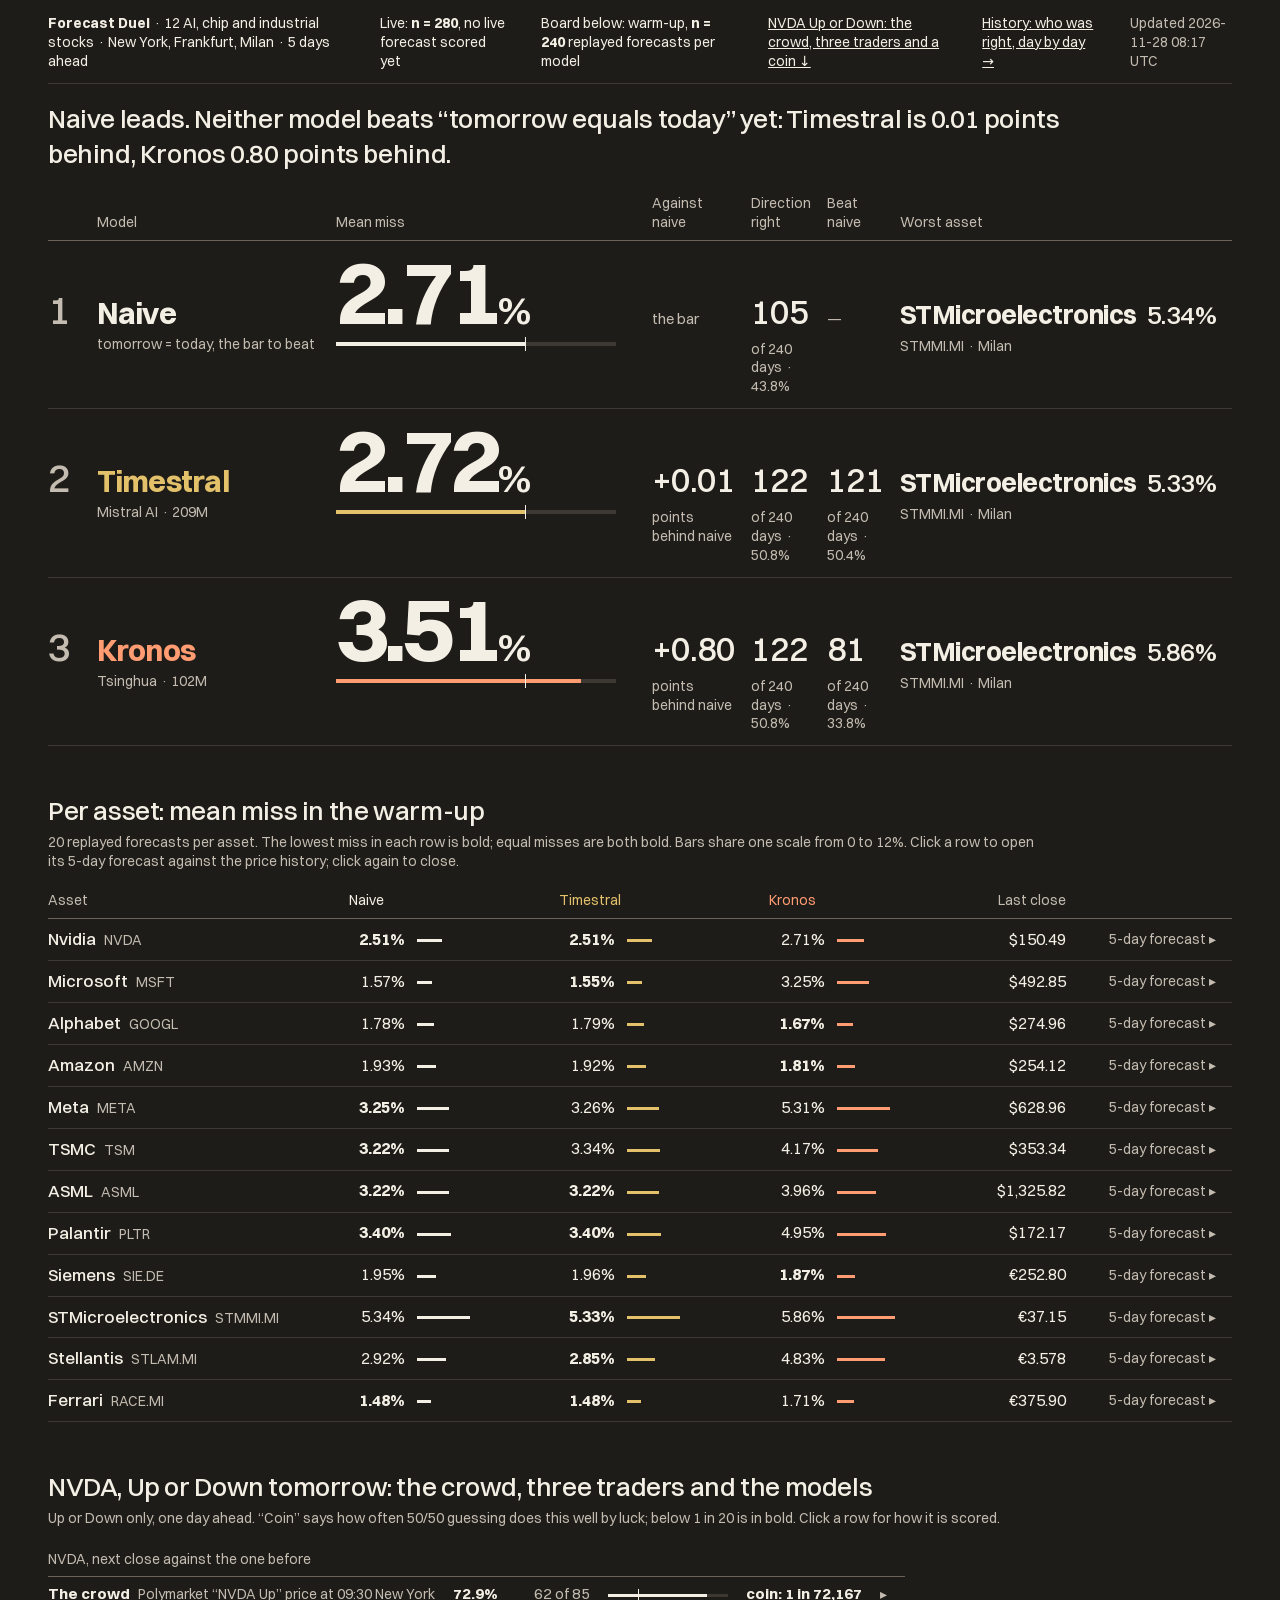
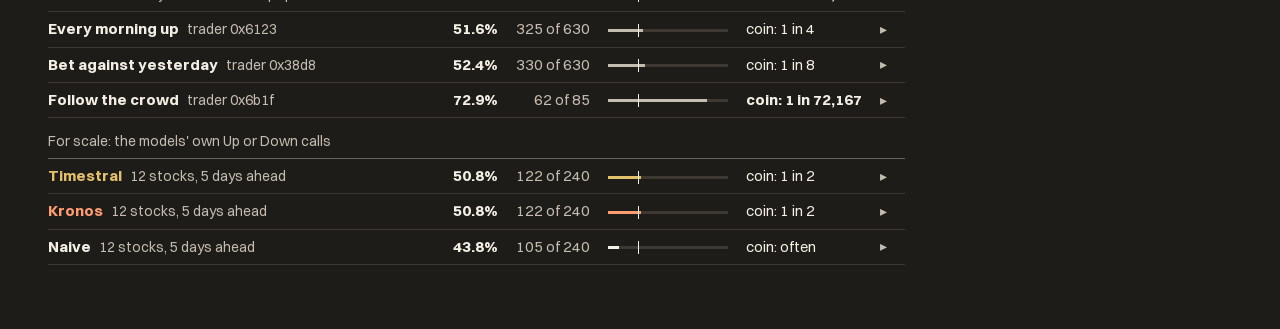
<file: site/index.html>
<!doctype html><html><head><meta charset=utf8><meta name=viewport content="width=device-width,initial-scale=1,viewport-fit=cover"><style>:root{color-scheme:dark;box-sizing:border-box;padding-top:env(safe-area-inset-top,0px);padding-bottom:env(safe-area-inset-bottom,0px)}html{scroll-padding-top:env(safe-area-inset-top,0px)}body{margin:0;padding:0;font:14px -apple-system,BlinkMacSystemFont,sans-serif;background:#fff;color:#000}img{max-width:100%}[hidden]:not([hidden=until-found i]){display:none!important}</style></head><body>
<title>Forecast Duel</title>
<style>/* Switzer */
@font-face {
  font-family: 'Switzer';
  src: url([data-uri]) format('woff2');
  font-weight: 400;
  font-display: swap;
  font-style: normal;
}
@font-face {
  font-family: 'Switzer';
  src: url([data-uri]) format('woff2');
  font-weight: 500;
  font-display: swap;
  font-style: normal;
}
@font-face {
  font-family: 'Switzer';
  src: url([data-uri]) format('woff2');
  font-weight: 700;
  font-display: swap;
  font-style: normal;
}


</style>
<style>
:root {
  --ground: #1E1C19;
  --open: #24211D;
  --ink: #F3EFE4;
  --ink-2: #C4BCB0;
  --rule: #3D3832;
  --rule-strong: #6B6359;
  --kronos: #FF9C72;
  --timestral: #E3C06A;
  --naive: #F3EFE4;
}
* { box-sizing: border-box; margin: 0; padding: 0; }
html { background: var(--ground); }
body {
  background: var(--ground); color: var(--ink);
  font-family: 'Switzer', system-ui, sans-serif; font-weight: 400; font-size: 15px; line-height: 1.35;
  font-variant-numeric: tabular-nums;
  padding: 0 48px 64px;
}
.num { font-variant-numeric: tabular-nums; }
.k { color: var(--kronos); } .t { color: var(--timestral); } .n { color: var(--naive); }
.sub { color: var(--ink-2); }

/* status line */
.status { display: flex; gap: 32px; align-items: baseline; padding: 14px 0 12px; border-bottom: 1px solid var(--rule); font-size: 14px; }
.status b { font-weight: 700; }
.status .right { margin-left: auto; color: var(--ink-2); }
.lead { font-size: 26px; font-weight: 500; letter-spacing: -0.015em; padding: 18px 0 14px; max-width: 1100px; }

/* standings board */
table { border-collapse: collapse; width: 100%; }
th { text-align: left; font-weight: 400; font-size: 14px; color: var(--ink-2); padding: 8px 16px 8px 0; border-bottom: 1px solid var(--rule-strong); vertical-align: bottom; }
th.r, td.r { text-align: right; }
.board td { border-bottom: 1px solid var(--rule); padding: 10px 16px 12px 0; vertical-align: baseline; }
.board .pos { font-size: 40px; font-weight: 500; color: var(--ink-2); width: 56px; letter-spacing: -0.03em; }
.board .who { width: 300px; }
.board .who .name { font-size: 30px; font-weight: 700; letter-spacing: -0.025em; line-height: 1; }
.board .who .by { font-size: 14px; color: var(--ink-2); margin-top: 6px; }
.board .miss { width: 330px; }
.board .big { font-size: 92px; font-weight: 700; letter-spacing: -0.055em; line-height: 0.86; }
.board .big small { font-size: 40px; letter-spacing: -0.03em; font-weight: 500; }
.scale { position: relative; height: 4px; margin-top: 12px; width: 280px; background: var(--rule); }
.scale i { position: absolute; left: 0; top: 0; bottom: 0; }
.scale u { position: absolute; top: -5px; bottom: -5px; width: 1px; background: var(--ink); text-decoration: none; }
.board .gap { font-size: 34px; font-weight: 500; letter-spacing: -0.03em; }
.board .gap .sub, .board .stat .sub { font-size: 14px; letter-spacing: 0; font-weight: 400; display: block; margin-top: 4px; }
.board .stat { font-size: 34px; font-weight: 500; letter-spacing: -0.03em; }
.board .worst .a { font-size: 26px; font-weight: 700; letter-spacing: -0.02em; }
.board .worst .v { font-size: 26px; font-weight: 500; letter-spacing: -0.02em; margin-left: 10px; }

/* asset table */
h2 { font-size: 26px; font-weight: 500; letter-spacing: -0.015em; margin: 48px 0 4px; }
.note { font-size: 14px; color: var(--ink-2); margin-bottom: 12px; max-width: 1000px; }
.assets td { border-bottom: 1px solid var(--rule); padding: 9px 16px 9px 0; font-size: 16px; vertical-align: middle; }
.assets tr.row { cursor: pointer; }
.assets tr.row.on { background: var(--open); }
.assets tr.row.on td.asset b { font-weight: 700; }
.assets td.asset b { font-weight: 500; font-size: 17px; }
.assets td.asset .sub { font-size: 14px; margin-left: 8px; }
.assets td.m { width: 210px; }
.assets td.m span { display: inline-block; width: 56px; text-align: right; }
.assets td.m .best { font-weight: 700; }
.bar { display: inline-block; vertical-align: middle; height: 3px; margin-left: 12px; }
.assets td.go { width: 150px; text-align: right; color: var(--ink-2); font-size: 14px; }
.assets tr.chart td { padding: 8px 0 20px; background: var(--open); }
.chart .meta { font-size: 14px; color: var(--ink-2); padding: 0 0 6px; }
svg text { font-family: 'Switzer', system-ui, sans-serif; font-size: 13px; fill: var(--ink-2); font-variant-numeric: tabular-nums; }
svg text.lab { font-size: 14px; font-weight: 500; }
.wrap { overflow-x: auto; }
@media (max-width: 760px) { body { padding: 0 16px 48px; } .status { flex-wrap: wrap; gap: 6px 20px; } .status .right { margin-left: 0; } .lead { font-size: 21px; } .board .big { font-size: 54px; } .board .big small { font-size: 24px; } .scale { width: 150px; } .board .who { width: auto; } .board .who .name { font-size: 24px; } }

/* direction (round 4b) */
.dirs h3 { font-size: 18px; font-weight: 500; margin: 0 0 2px; letter-spacing: -0.01em; }
.dirs .note { margin-bottom: 8px; }
.dt { border-collapse: collapse; width: auto; }
.dt td { border-bottom: 1px solid var(--rule); padding: 7px 18px 7px 0; font-size: 15px; vertical-align: middle; white-space: nowrap; }
.dt tr.g td { color: var(--ink-2); font-size: 14px; padding-top: 14px; border-bottom-color: var(--rule-strong); }
.dt tr.dr { cursor: pointer; }
.dt tr.dr.on { background: var(--open); }
.dt td.nm b { font-weight: 600; }
.dt td.nm > span { color: var(--ink-2); font-size: 14px; margin-left: 8px; }
.dt td.pc { font-weight: 600; text-align: right; font-variant-numeric: tabular-nums; }
.dt td.k { color: var(--ink-2); font-variant-numeric: tabular-nums; text-align: right; }
.dt td.cn { font-variant-numeric: tabular-nums; }
.dt tr.strong td.cn { font-weight: 700; }
.dt td.go { color: var(--ink-2); font-size: 14px; text-align: right; }
.dt tr.dx td { background: var(--open); white-space: normal; padding: 4px 12px 14px; font-size: 14px; color: var(--ink-2); }
.dt tr.dx p { margin: 0 0 6px; max-width: 760px; }
.mb { position: relative; display: inline-block; width: 120px; height: 3px; background: var(--rule); vertical-align: middle; }
.mb i { position: absolute; top: 0; bottom: 0; left: 0; }
.mb u { position: absolute; top: -5px; bottom: -5px; width: 1px; background: var(--ink); }
:focus-visible { outline: 2px solid var(--ink-2); outline-offset: 2px; }
</style>


<div class="status" id="status">Loading data.json…</div>
<p class="lead" id="lead"></p>

<div class="wrap"><table class="board">
  <thead><tr>
    <th></th><th>Model</th><th>Mean miss</th><th>Against naive</th><th>Direction right</th><th>Beat naive</th><th>Worst asset</th>
  </tr></thead>
  <tbody id="board"></tbody>
</table></div>

<h2>Per asset: mean miss in the warm-up</h2>
<p class="note"><span id="perasset">16</span> replayed forecasts per asset. The lowest miss in each row is bold; equal misses are both bold. Bars share one scale from 0 to 12%. Click a row to open its 5-day forecast against the price history; click again to close.</p>
<div class="wrap"><table class="assets">
  <thead><tr><th>Asset</th><th class="n">Naive</th><th class="t">Timestral</th><th class="k">Kronos</th><th class="r">Last close</th><th></th></tr></thead>
  <tbody id="assets"></tbody>
</table></div>


<section class="dirs" id="direction" style="margin-top:48px"><h2 style="margin-top:0">NVDA, Up or Down tomorrow: the crowd, three traders and the models</h2><p class="note" id="dirnote"></p><div class="wrap" id="dira"></div></section>
<script>
const ORDER = ['naive', 'timestral', 'kronos'];
const SHORT = { naive: 'Naive', timestral: 'Timestral', kronos: 'Kronos' };
const BY = { naive: 'tomorrow = today, the bar to beat', timestral: 'Mistral AI · 209M', kronos: 'Tsinghua · 102M' };
const CLS = { naive: 'n', timestral: 't', kronos: 'k' };
const COL = m => `var(--${m})`;
const f2 = v => v.toFixed(2);
const day = dt => new Date(dt + 'T12:00:00Z').toLocaleDateString('en-GB', { day: 'numeric', month: 'short', timeZone: 'UTC' });
const SYM = { USD: '$', EUR: '€' };
const money = (a, v) => (SYM[a.currency] || (a.currency ? a.currency + ' ' : '')) + (v >= 10000 ? Math.round(v).toLocaleString('en-US') : v >= 1000 ? v.toLocaleString('en-US', { minimumFractionDigits: 2, maximumFractionDigits: 2 }) : v < 10 ? v.toFixed(3) : v.toFixed(2));
const CITY = { XNYS: 'New York', XETR: 'Frankfurt', XMIL: 'Milan' };
const esc = s => String(s).replace(/[&<>"]/g, c => ({ '&': '&amp;', '<': '&lt;', '>': '&gt;', '"': '&quot;' }[c]));

fetch('data.json').then(r => r.json()).then(render).catch(e => {
  document.getElementById('status').textContent = 'Could not load data.json: ' + e.message;
});


const DLO = 40, DHI = 80, dxp = v => Math.max(0, Math.min(100, (v - DLO) / (DHI - DLO) * 100));
const odds = p => p == null ? '–' : p >= 0.5 ? 'often' : `1 in ${Math.round(1 / p).toLocaleString('en-US')}`;
const RNAME = id => id.replace(/-/g, ' ').replace(/^./, c => c.toUpperCase());
function players(d, withModels) {
  const out = [{ key: 'crowd', name: 'The crowd', tag: 'Polymarket “NVDA Up” price at 09:30 New York', n: d.crowd.n, hits: d.crowd.hits, p: d.luck.crowd.p, col: 'var(--ink)',
    more: `Above 50¢ counts as an Up call. The price already reflects NVDA's trading before the open, which the models never see.` }];
  (d.traders.rules || []).forEach(r => {
    const o = r.out_of_sample;
    out.push({ key: r.id, name: RNAME(r.id), tag: `trader ${r.wallet.slice(0, 6)}`, n: r.n, hits: r.hits, p: r.p, col: 'var(--ink-2)',
      more: `${esc(r.text)} ` + (o && o.n ? `On the ${o.n} earlier days the habit was not drawn from: ${o.hits} right (${(o.hits / o.n * 100).toFixed(1)}%).` : `Scored only on the days the habit was drawn from; the crowd price does not exist before them.`) });
  });
  if (withModels) {
    const M = d.luck.models.warmup;
    ORDER.slice().sort((a, b) => (M[a].p ?? 1) - (M[b].p ?? 1)).forEach(m => out.push({ key: m, model: true, name: `<span style="color:${COL(m)}">${SHORT[m]}</span>`, tag: '12 stocks, 5 days ahead', n: M[m].n, hits: M[m].hits, p: M[m].p, col: COL(m),
      more: `Warm-up replay: every stock, each of the 5 days ahead, against the close before the forecast.` }));
  }
  return out;
}
function strip(d, W) {
  const days = d.crowd.days || [], H = 70, pl = 44, pr = 8, pt = 6, pb = 18;
  const sx = i => pl + i * (W - pl - pr) / Math.max(1, days.length - 1), sy = v => pt + (1 - v) * (H - pt - pb);
  let s = `<svg viewBox="0 0 ${W} ${H}" width="${W}" style="display:block;margin:6px 0 2px"><line x1="${pl}" x2="${W - pr}" y1="${sy(.5)}" y2="${sy(.5)}" stroke="var(--rule-strong)"/><text x="${pl - 6}" y="${sy(1) + 4}" text-anchor="end">Up</text><text x="${pl - 6}" y="${sy(.5) + 4}" text-anchor="end">50¢</text><text x="${pl - 6}" y="${sy(0) + 2}" text-anchor="end">Down</text>`;
  days.forEach((q, i) => { s += `<circle cx="${sx(i)}" cy="${sy(q.up_price)}" r="3" ${q.hit ? 'fill="var(--ink)"' : 'fill="none" stroke="var(--ink-2)" stroke-width="1.2"'}><title>${day(q.date)}: Up ${Math.round(q.up_price * 100)}¢, closed ${q.actual}</title></circle>`; });
  if (days.length) s += `<text x="${pl}" y="${H - 2}">${day(days[0].date)}</text><text x="${W - pr}" y="${H - 2}" text-anchor="end">${day(days.at(-1).date)}</text>`;
  return s + `</svg><p>One dot per day: height is the Up price; filled dots were right, empty ones wrong.</p>`;
}
function dirTable(d, withModels) {
  const P = players(d, withModels);
  let h = `<table class="dt"><tbody>`;
  P.forEach((q, i) => {
    if (i === 0) h += `<tr class="g"><td colspan="6">NVDA, next close against the one before</td></tr>`;
    if (q.model && !P[i - 1].model) h += `<tr class="g"><td colspan="6">For scale: the models' own Up or Down calls</td></tr>`;
    h += `<tr class="dr${q.p < 0.05 ? ' strong' : ''}" data-k="${q.key}" tabindex="0" role="button" aria-expanded="false"><td class="nm"><b>${q.name}</b><span>${q.tag}</span></td>` +
      `<td class="pc">${(q.hits / q.n * 100).toFixed(1)}%</td><td class="k">${q.hits} of ${q.n}</td>` +
      `<td><span class="mb"><i style="width:${dxp(q.hits / q.n * 100)}%;background:${q.col}"></i><u style="left:${dxp(50)}%"></u></span></td>` +
      `<td class="cn">coin: ${odds(q.p)}</td><td class="go">▸</td></tr>`;
  });
  return h + `</tbody></table>`;
}
function wireDir(root, d, withModels) {
  const P = Object.fromEntries(players(d, withModels).map(q => [q.key, q]));
  const tog = tr => {
    const was = tr.classList.contains('on');
    root.querySelectorAll('tr.dx').forEach(x => x.remove());
    root.querySelectorAll('tr.dr.on').forEach(x => { x.classList.remove('on'); x.setAttribute('aria-expanded', 'false'); x.lastElementChild.textContent = '▸'; });
    if (was) return;
    tr.classList.add('on'); tr.setAttribute('aria-expanded', 'true'); tr.lastElementChild.textContent = '▾';
    const q = P[tr.dataset.k], r = document.createElement('tr'); r.className = 'dx';
    r.innerHTML = `<td colspan="6"><p>${q.more}</p>${q.key === 'crowd' ? strip(d, Math.min(620, root.clientWidth - 24)) : ''}</td>`;
    tr.after(r);
  };
  root.addEventListener('click', e => { const tr = e.target.closest('tr.dr'); if (tr) { e.stopPropagation(); tog(tr); } });
  root.addEventListener('keydown', e => { if ((e.key === 'Enter' || e.key === ' ') && e.target.matches('tr.dr')) { e.preventDefault(); e.stopPropagation(); tog(e.target); } });
}
const DNOTE = `Up or Down only, one day ahead. “Coin” says how often 50/50 guessing does this well by luck; below 1 in 20 is in bold. Click a row for how it is scored.`;

function dirA(d){ if(!d.crowd) return; document.getElementById('dirnote').textContent = DNOTE; const r=document.getElementById('dira'); r.innerHTML = dirTable(d, true); wireDir(r, d, true); }

function render(d) {
  dirA(d);
  const W = d.leaderboard.warmup, L = d.leaderboard.live;
  // Per-asset misses come from assets[].scores.warmup (16 scored forecasts each); past[].actual is mostly null.
  const miss = (a, m) => a.scores.warmup[m].mape_pct;
  const rank = ORDER.slice().sort((x, y) => W[x].mape_pct - W[y].mape_pct);
  const naive = W.naive.mape_pct;
  const liveN = Math.max(...ORDER.map(m => L[m].n));
  const upd = d.generated_at.slice(0, 16).replace('T', ' ');

  document.getElementById('status').innerHTML =
    `<span><b>Forecast Duel</b> · ${d.assets.length} AI, chip and industrial stocks · ${[...new Set(d.assets.map(a => CITY[a.exchange] || a.exchange))].join(', ')} · 5 days ahead</span>` +
    `<span>Live: <b>n = ${liveN}</b>, no live forecast scored yet</span>` +
    `<span>Board below: warm-up, <b>n = ${W.naive.n}</b> replayed forecasts per model</span>` +
    (d.crowd ? `<span><a href="#direction" style="color:inherit">NVDA Up or Down: the crowd, three traders and a coin ↓</a></span>` : '') +
    `<span><a href="history.html" style="color:inherit">History: who was right, day by day →</a></span>` +
    `<span class="right">Updated ${upd} UTC</span>`;

  document.getElementById('perasset').textContent = d.assets[0].scores.warmup.naive.n;
  const leader = rank[0];
  const beaten = rank.filter(m => m !== 'naive' && W[m].mape_pct < naive);
  const level = ORDER.filter(m => m !== 'naive' && W[m].mape_pct === naive);
  const behind = m => W[m].mape_pct === naive ? 'level with it' : `${f2(W[m].mape_pct - naive)} points behind`;
  document.getElementById('lead').innerHTML = !beaten.length && level.length
    ? `No model beats “tomorrow equals today” yet. ${level.map(m => SHORT[m]).join(' and ')} ${level.length > 1 ? 'tie' : 'ties'} <span class="n">Naive</span> at ${f2(naive)}%; ${ORDER.filter(m => m !== 'naive' && !level.includes(m)).map(m => `${SHORT[m]} is ${f2(W[m].mape_pct - naive)} points behind`).join(', ') || 'no one trails'}.`
    : leader === 'naive' && !beaten.length
    ? `<span class="n">Naive</span> leads. Neither model beats “tomorrow equals today” yet: Timestral is ${behind('timestral')}, Kronos ${behind('kronos')}.`
    : `${SHORT[leader]} leads the warm-up.`;

  const maxScale = 4; // percent; the board's bars run 0–4%
  const worst = m => d.assets.reduce((b, a) => (miss(a, m) > miss(b, m) ? a : b));
  document.getElementById('board').innerHTML = rank.map((m, i) => {
    const w = W[m], wa = worst(m), n = w.n;
    const gap = m === 'naive' ? `<span class="sub" style="margin-top:0;font-size:15px">the bar</span>`
      : w.mape_pct === naive ? `0.00<span class="sub">level with naive</span>`
      : w.mape_pct < naive ? `−${f2(naive - w.mape_pct)}<span class="sub">points ahead of naive</span>`
      : `+${f2(w.mape_pct - naive)}<span class="sub">points behind naive</span>`;
    const beat = w.beats_naive_pct == null ? `<span class="sub" style="margin-top:0;font-size:15px">—</span>`
      : `${Math.round(w.beats_naive_pct * n / 100)}<span class="sub">of ${n} days · ${w.beats_naive_pct.toFixed(1)}%</span>`;
    return `<tr>
      <td class="pos">${1 + rank.findIndex(r => W[r].mape_pct === w.mape_pct)}</td>
      <td class="who"><div class="name ${CLS[m]}">${SHORT[m]}</div><div class="by">${BY[m]}</div></td>
      <td class="miss"><div class="big num">${f2(w.mape_pct)}<small>%</small></div>
        <div class="scale" aria-hidden="true"><i style="width:${w.mape_pct / maxScale * 100}%;background:${COL(m)}"></i><u style="left:${naive / maxScale * 100}%"></u></div></td>
      <td class="gap num">${gap}</td>
      <td class="stat num">${Math.round(w.direction_hit_pct * n / 100)}<span class="sub">of ${n} days · ${w.direction_hit_pct.toFixed(1)}%</span></td>
      <td class="stat num">${beat}</td>
      <td class="worst"><span class="a">${esc(wa.name)}</span><span class="v num">${f2(miss(wa, m))}%</span><div class="sub" style="font-size:14px;margin-top:4px">${wa.ticker} · ${CITY[wa.exchange] || wa.kind}</div></td>
    </tr>`;
  }).join('');
  // the white tick on each bar marks naive's 2.43%: distance from it is the gap

  const tb = document.getElementById('assets');
  tb.innerHTML = d.assets.map((a, i) => {
    const vals = ORDER.map(m => miss(a, m));
    const lo = Math.min(...vals);
    const cells = ORDER.map((m, j) => `<td class="m num"><span class="${vals[j] === lo ? 'best' : ''}">${f2(vals[j])}%</span><i class="bar" style="width:${vals[j] / 12 * 120}px;background:${COL(m)}"></i></td>`).join('');
    return `<tr class="row" data-i="${i}" tabindex="0" role="button" aria-expanded="false">
      <td class="asset"><b>${esc(a.name)}</b><span class="sub">${a.ticker}</span></td>${cells}
      <td class="r num">${money(a, a.last_close)}</td><td class="go">5-day forecast ▸</td></tr>`;
  }).join('');

  const toggle = tr => {
    const open = tr.classList.contains('on');
    tb.querySelectorAll('tr.chart').forEach(x => x.remove());
    tb.querySelectorAll('tr.row.on').forEach(x => { x.classList.remove('on'); x.setAttribute('aria-expanded', 'false'); x.lastElementChild.textContent = '5-day forecast ▸'; });
    if (open) return;
    tr.classList.add('on'); tr.setAttribute('aria-expanded', 'true'); tr.lastElementChild.textContent = 'Close ▾';
    const a = d.assets[+tr.dataset.i];
    const row = document.createElement('tr'); row.className = 'chart';
    row.innerHTML = `<td colspan="6"><div class="meta">Forecast made ${a.latest.made_on} from the close of ${money(a, a.last_close)} on ${a.last_date}. Last 30 trading days of price, then each model's next 5 days. The shaded band is Timestral's 10–90% range. The lighter panel shows the latest forecast whose 5 days have closed, drawn over the real price.</div>${chart(a, tb.clientWidth)}</td>`;
    tr.after(row);
  };
  tb.addEventListener('click', e => { const tr = e.target.closest('tr.row'); if (tr) toggle(tr); });
  tb.addEventListener('keydown', e => { if ((e.key === 'Enter' || e.key === ' ') && e.target.matches('tr.row')) { e.preventDefault(); toggle(e.target); } });
}

function chart(a, width) {
  const H = 320, padL = 64, padR = 210, padT = 58, padB = 30;
  const hist = a.history.slice(-30), F = a.latest, N = hist.length + F.dates.length;
  // newest past forecast whose 5 days have all closed, and whose start is inside the window
  const at = dt => hist.findIndex(h => h[0] === dt);
  const P = (a.past || []).filter(p => p.actual && p.actual.every(v => v != null) && at(p.made_on) >= 0 && p.dates.every(dt => at(dt) >= 0))
    .sort((p, q) => (p.made_on < q.made_on ? 1 : -1))[0];
  const all = hist.map(h => h[1]).concat(F.kronos, F.timestral, F.naive, F.timestral_q10 || [], F.timestral_q90 || [],
    P ? P.kronos.concat(P.timestral) : []);
  let lo = Math.min(...all), hi = Math.max(...all); const pad = (hi - lo) * 0.06; lo -= pad; hi += pad;
  const x = i => padL + i / (N - 1) * (width - padL - padR);
  const y = v => padT + (hi - v) / (hi - lo) * (H - padT - padB);
  const last = hist.length - 1, lastP = hist[last][1];
  const path = pts => pts.map((p, i) => (i ? 'L' : 'M') + p[0].toFixed(1) + ' ' + p[1].toFixed(1)).join(' ');
  const fc = arr => [[x(last), y(lastP)]].concat(arr.map((v, i) => [x(last + 1 + i), y(v)]));
  let s = `<svg width="${width}" height="${H}" viewBox="0 0 ${width} ${H}" role="img" aria-label="${a.name} price and 5-day forecasts">`;
  for (let k = 0; k <= 3; k++) {
    const v = lo + (hi - lo) * k / 3;
    s += `<text x="${padL - 10}" y="${y(v) + 4}" text-anchor="end">${money(a, v)}</text>`;
  }
  s += `<line x1="${x(last)}" x2="${x(last)}" y1="${padT}" y2="${H - padB}" stroke="var(--rule-strong)"/>`;
  s += `<text x="${padL}" y="${H - 8}">${hist[0][0]}</text>`;
  s += `<text x="${x(last) - 6}" y="${H - 8}" text-anchor="end">${a.last_date}</text>`;
  s += `<text x="${x(N - 1) + 10}" y="${H - 8}">→ ${F.dates[F.dates.length - 1]}</text>`;
  if (F.timestral_q10) {
    const up = fc(F.timestral_q90), dn = fc(F.timestral_q10).reverse();
    s += `<path d="${path(up.concat(dn))}Z" fill="var(--timestral)" fill-opacity="0.13"/>`;
  }
  if (P) {
    const i0 = at(P.made_on), p0 = hist[i0][1];
    const stub = arr => [[x(i0), y(p0)]].concat(arr.map((v, k) => [x(at(P.dates[k])), y(v)]));
    const x1 = x(at(P.dates[4]));
    s += `<rect x="${x(i0)}" y="${padT - 40}" width="${x1 - x(i0)}" height="${H - padB - padT + 40}" fill="var(--ink)" fill-opacity="0.045"/>`;
    s += `<path d="${path(stub(P.naive))}" fill="none" stroke="var(--naive)" stroke-width="1.2" stroke-dasharray="4 4" opacity="0.8"/>`;
    s += `<path d="${path(stub(P.timestral))}" fill="none" stroke="var(--timestral)" stroke-width="2"/>`;
    s += `<path d="${path(stub(P.kronos))}" fill="none" stroke="var(--kronos)" stroke-width="2"/>`;
    const mape = m => P[m].reduce((t, v, k) => t + Math.abs(v / P.actual[k] - 1), 0) / 5 * 100;
    const ms = ['timestral', 'naive', 'kronos'].sort((p, q) => mape(p) - mape(q));
    s += `<text class="lab" x="${x1 - 8}" y="${padT - 24}" text-anchor="end" style="fill:var(--ink)">Call of ${day(P.made_on)} against what happened</text>`;
    s += `<text x="${x1 - 8}" y="${padT - 6}" text-anchor="end">miss ${ms.map(m => `<tspan style="fill:var(--${m});font-weight:500">${SHORT[m]} ${mape(m).toFixed(2)}%</tspan>`).join(' · ')}</text>`;
  }
  s += `<path d="${path(hist.map((h, i) => [x(i), y(h[1])]))}" fill="none" stroke="var(--ink)" stroke-width="1.6"/>`;
  s += `<path d="${path(fc(F.naive))}" fill="none" stroke="var(--naive)" stroke-width="1.4" stroke-dasharray="4 4"/>`;
  s += `<path d="${path(fc(F.timestral))}" fill="none" stroke="var(--timestral)" stroke-width="2"/>`;
  s += `<path d="${path(fc(F.kronos))}" fill="none" stroke="var(--kronos)" stroke-width="2"/>`;
  s += `<circle cx="${x(last)}" cy="${y(lastP)}" r="3.5" fill="var(--ink)"/>`;
  // direct labels at the line ends, nudged apart so they never overlap
  const labs = ['kronos', 'timestral', 'naive'].map(m => ({ m, v: F[m][4], yy: y(F[m][4]) })).sort((p, q) => p.yy - q.yy);
  for (let i = 1; i < labs.length; i++) labs[i].yy = Math.max(labs[i].yy, labs[i - 1].yy + 18);
  const over = labs[labs.length - 1].yy - (H - padB);
  if (over > 0) labs.forEach(l => { l.yy -= over; });
  labs.forEach(l => {
    const pct = (l.v / lastP - 1) * 100;
    s += `<text class="lab" x="${x(N - 1) + 10}" y="${l.yy + 5}" style="fill:var(--${l.m})">${SHORT[l.m]} ${money(a, l.v)} ${pct >= 0 ? '+' : '−'}${Math.abs(pct).toFixed(1)}%</text>`;
  });
  return s + '</svg>';
}
</script>
</body></html>
</file>
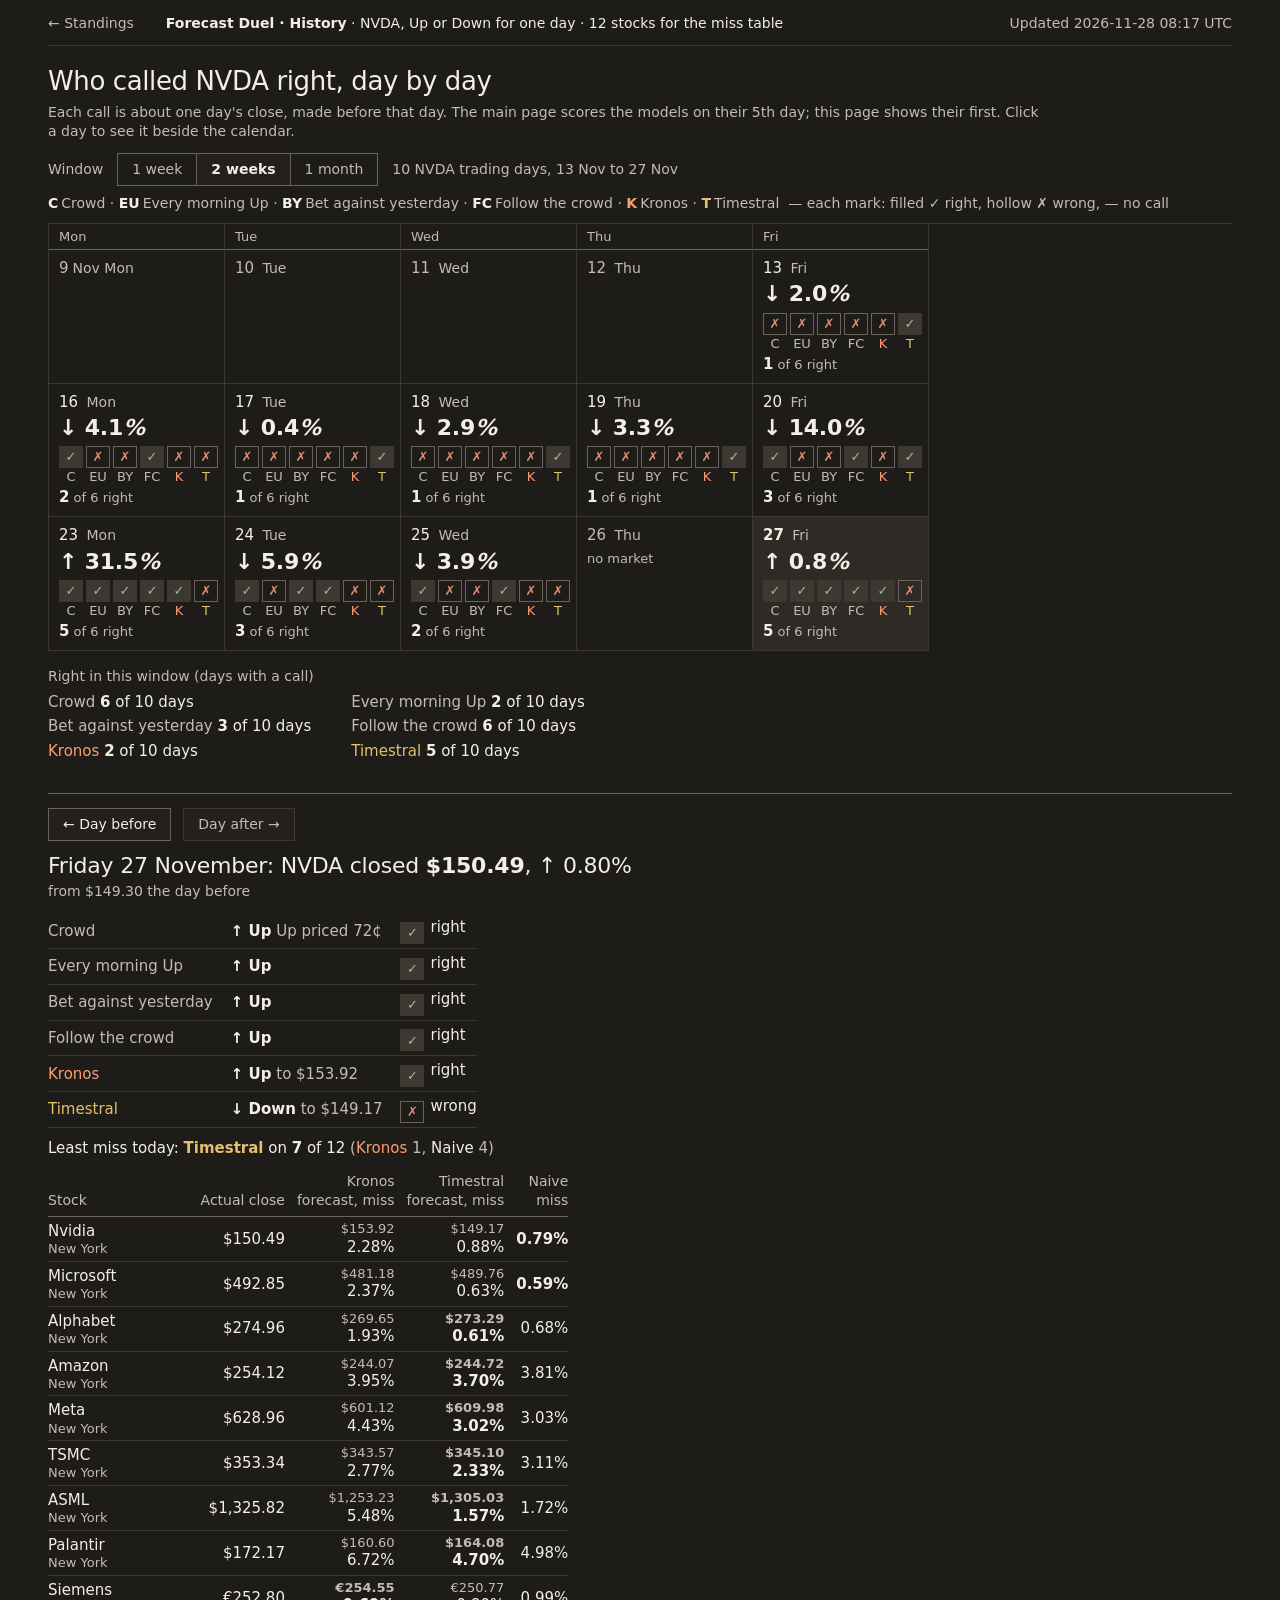
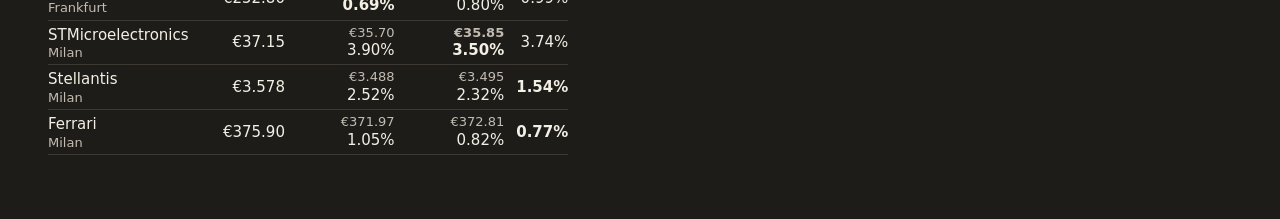
<file: site/history.html>
<!doctype html>
<html lang="en"><head>
<meta charset="utf-8"><meta name="viewport" content="width=device-width,initial-scale=1">
<title>Forecast Duel · History</title>
<link rel="stylesheet" href="https://api.fontshare.com/v2/css?f[]=switzer@400,500,700&display=swap">
<style>
:root {
  --ground: #1E1C19;
  --open: #24211D;
  --ink: #F3EFE4;
  --ink-2: #C4BCB0;
  --rule: #3D3832;
  --rule-strong: #6B6359;
  --kronos: #FF9C72;
  --timestral: #E3C06A;
  --naive: #F3EFE4;
  --yes: #9BC08A;
  --no: #E08A7A;
  --sel: #2E2A25;
}
* { box-sizing: border-box; margin: 0; padding: 0; }
html { background: var(--ground); }
body {
  background: var(--ground); color: var(--ink);
  font-family: 'Switzer', system-ui, sans-serif; font-weight: 400; font-size: 15px; line-height: 1.35;
  font-variant-numeric: tabular-nums;
  padding: 0 48px 64px;
}
.k { color: var(--kronos); } .t { color: var(--timestral); } .n { color: var(--naive); }
.sub { color: var(--ink-2); }
a { color: var(--ink); }

/* status line, as on the main page */
.status { display: flex; gap: 32px; align-items: baseline; padding: 14px 0 12px; border-bottom: 1px solid var(--rule); font-size: 14px; }
.status b { font-weight: 700; }
.status a { text-decoration: none; color: var(--ink-2); }
.status .right { margin-left: auto; color: var(--ink-2); }
.lead { font-size: 26px; font-weight: 500; letter-spacing: -0.015em; padding: 18px 0 4px; }
.note { font-size: 14px; color: var(--ink-2); margin-bottom: 4px; max-width: 1000px; }

/* window control */
.win { display: flex; align-items: baseline; flex-wrap: wrap; gap: 8px 14px; margin: 12px 0 8px; font-size: 14px; color: var(--ink-2); }
.seg { display: inline-flex; border: 1px solid var(--rule-strong); }
.seg button { font: inherit; font-size: 14px; color: var(--ink-2); background: none; border: 0; padding: 6px 14px; cursor: pointer; }
.seg button + button { border-left: 1px solid var(--rule-strong); }
.seg button[aria-pressed=true] { background: var(--open); color: var(--ink); font-weight: 700; }
.key { font-size: 14px; color: var(--ink-2); margin-bottom: 10px; }
.key b { font-weight: 700; color: var(--ink); margin-right: 3px; }
.key b.k { color: var(--kronos); } .key b.t { color: var(--timestral); }

/* calendar beside the day panel */
.wrap { display: grid; grid-template-columns: auto minmax(0, 1fr); gap: 32px; align-items: start; }
.cal { display: grid; grid-template-columns: repeat(5, 176px); border-left: 1px solid var(--rule); border-top: 1px solid var(--rule); }
.cal .wd { font-size: 13px; color: var(--ink-2); padding: 4px 10px; border-right: 1px solid var(--rule); border-bottom: 1px solid var(--rule-strong); }
.cell { font: inherit; color: inherit; text-align: left; background: none; border: 0; border-right: 1px solid var(--rule); border-bottom: 1px solid var(--rule); padding: 8px 10px 9px; min-height: 132px; display: flex; flex-direction: column; gap: 4px; }
button.cell { cursor: pointer; }
button.cell:focus { outline: none; }
button.cell:focus-visible { box-shadow: inset 0 0 0 2px var(--ink-2); }
button.cell.sel:focus-visible { box-shadow: none; }
.cell .dn { font-size: 14px; color: var(--ink-2); }
.cell .dn b { font-size: 15px; font-weight: 500; color: var(--ink); margin-right: 4px; }
.cell .mv { font-size: 22px; font-weight: 700; line-height: 1.1; letter-spacing: -0.01em; }
.cell .sc { font-size: 13px; color: var(--ink-2); margin-top: auto; }
.cell .sc b { font-weight: 700; color: var(--ink); font-size: 15px; }
.cell.sel { background: var(--sel); }
.cell.sel .dn b { font-weight: 700; }
.cell.off .dn { color: var(--ink-2); }
.cell.off .dn b { color: var(--ink-2); font-weight: 400; }
.cell .nm { font-size: 13px; color: var(--ink-2); }

/* six marks in fixed order: filled + ✓ = right, hollow + ✗ = wrong, — = no call */
.marks { display: grid; grid-template-columns: repeat(6, 24px); gap: 3px; margin-top: 2px; }
.marks span { display: flex; flex-direction: column; align-items: center; gap: 2px; }
.mk { display: flex; align-items: center; justify-content: center; width: 24px; height: 22px; font-size: 13px; font-weight: 700; font-style: normal; }
.mk.hit { background: var(--rule); color: var(--yes); }
.mk.miss { border: 1px solid var(--rule-strong); color: var(--no); }
.mk.none { color: var(--ink-2); font-weight: 400; }
.marks small { font-size: 13px; color: var(--ink-2); line-height: 1; }
.marks small.k { color: var(--kronos); } .marks small.t { color: var(--timestral); }

/* window tally under the calendar */
.tally { margin-top: 16px; display: grid; grid-template-columns: repeat(2, max-content); gap: 4px 40px; font-size: 15px; }
.tally h3 { grid-column: 1 / -1; font-size: 14px; font-weight: 400; color: var(--ink-2); margin-bottom: 2px; }
.tally b { font-weight: 700; }
.tally .g { color: var(--ink-2); }

/* day panel */
.day h2 { font-size: 22px; font-weight: 500; letter-spacing: -0.01em; }
.day h2 .px { font-weight: 700; }
.day .from { font-size: 14px; color: var(--ink-2); margin-top: 2px; }
.calls { border-collapse: collapse; margin: 12px 0 10px; font-size: 15px; }
.calls td { padding: 4px 18px 4px 0; border-bottom: 1px solid var(--rule); white-space: nowrap; }
.calls td:last-child { padding-right: 0; }
.calls .g { color: var(--ink-2); }
.calls .dir { font-weight: 700; }
.calls .mk { display: inline-flex; vertical-align: -5px; margin-right: 6px; }
.best { font-size: 15px; margin: 10px 0 8px; }
.best b { font-weight: 700; }
.box { overflow-x: auto; max-width: 100%; }
.miss { border-collapse: collapse; }
.miss th { text-align: right; font-weight: 400; font-size: 14px; color: var(--ink-2); padding: 6px 0 6px 12px; border-bottom: 1px solid var(--rule-strong); white-space: nowrap; vertical-align: bottom; }
.miss th:first-child, .miss td:first-child { text-align: left; padding-left: 0; }
.miss td { text-align: right; padding: 4px 0 4px 12px; border-bottom: 1px solid var(--rule); font-size: 15px; white-space: nowrap; }
.miss td .f { display: block; color: var(--ink-2); font-size: 13px; line-height: 1.2; }
.miss td.lo { font-weight: 700; }
.miss td .sub { display: block; font-size: 13px; line-height: 1.2; }
.none { color: var(--ink-2); }

@media (max-width: 1400px) {
  .wrap { grid-template-columns: minmax(0, 1fr); }
  .day { border-top: 1px solid var(--rule-strong); padding-top: 14px; }
}
@media (max-width: 760px) {
  body { padding: 0 16px 48px; }
  .status { flex-wrap: wrap; gap: 6px 20px; } .status .right { margin-left: 0; }
  .lead { font-size: 21px; }
  .cal { grid-template-columns: repeat(5, minmax(0, 1fr)); }
  .cal .wd { padding: 4px 4px; }
  .cell { padding: 6px 4px 7px; min-height: 0; }
  .cell .dn span { display: none; }
  .cell .mv { font-size: 15px; }
  .cell .mv i { display: none; }
  .marks { grid-template-columns: repeat(3, minmax(0, 1fr)); gap: 3px 2px; }
  .mk { width: 100%; max-width: 22px; }
  .cell .sc .w { display: none; }
  .tally { grid-template-columns: max-content; }
  .calls td { white-space: normal; padding-right: 10px; }
  .day h2 { font-size: 20px; }
}
.step { display: flex; gap: 12px; margin: 0 0 10px; }
.step button { font: inherit; font-size: 14px; color: var(--ink); background: var(--open); border: 1px solid var(--rule-strong); padding: 6px 14px; cursor: pointer; }
.step button:disabled { color: var(--ink-2); border-color: var(--rule); cursor: default; }
</style>
</head>
<body>
<div class="status" id="status"><a href="./">← Standings</a><span>Loading data.json…</span></div>
<p class="lead">Who called NVDA right, day by day</p>
<p class="note">Each call is about one day's close, made before that day. The main page scores the models on their 5th day; this page shows their first. Click a day to see it beside the calendar.</p>

<div class="win"><span>Window</span><div class="seg" id="win"><button data-n="5" aria-pressed="false">1 week</button><button data-n="10" aria-pressed="true">2 weeks</button><button data-n="21" aria-pressed="false">1 month</button></div><span id="range"></span></div>
<p class="key"><b>C</b>Crowd · <b>EU</b>Every morning Up · <b>BY</b>Bet against yesterday · <b>FC</b>Follow the crowd · <b class="k">K</b>Kronos · <b class="t">T</b>Timestral &nbsp;— each mark: filled ✓ right, hollow ✗ wrong, — no call</p>

<div class="wrap">
  <div><div class="cal" id="cal"></div><div class="tally" id="tally"></div></div>
  <section class="day" id="day"></section>
</div>

<script>
const RULES = { 'every-morning-up': ['Every morning Up', 'EU'], 'bet-against-yesterday': ['Bet against yesterday', 'BY'], 'follow-the-crowd': ['Follow the crowd', 'FC'] };
const SYM = { USD: '$', EUR: '€' };
const money = (a, v) => (SYM[a.currency] || (a.currency ? a.currency + ' ' : '')) + (v >= 10000 ? Math.round(v).toLocaleString('en-US') : v >= 1000 ? v.toLocaleString('en-US', { minimumFractionDigits: 2, maximumFractionDigits: 2 }) : v < 10 ? v.toFixed(3) : v.toFixed(2));
const CITY = { XNYS: 'New York', XETR: 'Frankfurt', XMIL: 'Milan' };
const esc = s => String(s).replace(/[&<>"]/g, c => ({ '&': '&amp;', '<': '&lt;', '>': '&gt;', '"': '&quot;' }[c]));
const dt = (d, o) => new Date(d + 'T12:00:00Z').toLocaleDateString('en-GB', Object.assign({ timeZone: 'UTC' }, o));
const ARROW = { up: '↑', down: '↓' }, WORD = { up: 'Up', down: 'Down' };
const iso = t => new Date(t).toISOString().slice(0, 10);
const DAY = 864e5;

let D, NV, ROWS, DAYS, nWin = 10, sel = null;

// One model's first-step forecast for asset a about day D, or null when there is none or D has not closed.
function first(a, D, m) {
  const p = a.past.find(p => p.dates[0] === D);
  if (!p) return null;
  const h = a.history.find(r => r[0] === D);
  const actual = h ? h[1] : p.actual && p.actual[0];
  if (actual == null) return null;
  const prior = p.naive[0], f = p[m];
  const fc = f == null ? null : f[0];
  const call = fc == null || fc === prior ? null : fc > prior ? 'up' : 'down';
  const move = actual > prior ? 'up' : actual < prior ? 'down' : null;
  return { actual, prior, fc, call, hit: call && move ? call === move : null, miss: fc == null ? null : Math.abs(fc - actual) / actual * 100 };
}

function build(d) {
  D = d;
  NV = d.assets.find(a => a.ticker === 'NVDA');
  DAYS = NV.history.slice(1).map((r, i) => ({ date: r[0], close: r[1], prev: NV.history[i][1] }))
    .map(x => Object.assign(x, { pct: (x.close - x.prev) / x.prev * 100, move: x.close > x.prev ? 'up' : x.close < x.prev ? 'down' : null }));
  const byDate = arr => Object.fromEntries((arr || []).map(x => [x.date, x]));
  const crowd = byDate(d.crowd.days);
  ROWS = [{ name: 'Crowd', ini: 'C', crowd: true, get: D => crowd[D] }];
  (d.traders.rules || []).forEach(r => { const m = byDate(r.days), n = RULES[r.id] || [r.id, r.id.slice(0, 2).toUpperCase()]; ROWS.push({ name: n[0], ini: n[1], get: D => m[D] }); });
  ['kronos', 'timestral'].forEach(m => ROWS.push({ name: m === 'kronos' ? 'Kronos' : 'Timestral', ini: m[0].toUpperCase(), cls: m[0], model: m, get: D => first(NV, D, m) }));

  document.getElementById('status').innerHTML =
    `<a href="./">← Standings</a><span><b>Forecast Duel · History</b> · NVDA, Up or Down for one day · ${d.assets.length} stocks for the miss table</span>` +
    `<span class="right">Updated ${d.generated_at.slice(0, 16).replace('T', ' ')} UTC</span>`;
  document.getElementById('win').onclick = e => { const b = e.target.closest('button'); if (b) { nWin = +b.dataset.n; draw(); } };
  // preventScroll: a click selects in place and never moves the page
  document.getElementById('cal').onclick = e => { const c = e.target.closest('button[data-d]'); if (c) { sel = c.dataset.d; draw(); const n = document.querySelector(`#cal [data-d="${sel}"]`); n && n.focus({ preventScroll: true }); } };
  const go = k => { const wd = DAYS.slice(-nWin), i = wd.findIndex(y => y.date === sel) + k; if (i >= 0 && i < wd.length) { sel = wd[i].date; draw(); } };
  document.getElementById('day').onclick = e => { const b = e.target.closest('button[data-s]'); if (b && !b.disabled) go(+b.dataset.s); };
  document.addEventListener('keydown', e => { if (e.key === 'ArrowLeft') go(-1); if (e.key === 'ArrowRight') go(1); });
  draw();
}

const called = x => x && x.call && x.hit != null;
function mark(x) {
  if (!called(x)) return '<i class="mk none" aria-label="no call">—</i>';
  return x.hit ? `<i class="mk hit" aria-label="right">✓</i>` : `<i class="mk miss" aria-label="wrong">✗</i>`;
}

function draw() {
  document.querySelectorAll('#win button').forEach(b => b.setAttribute('aria-pressed', +b.dataset.n === nWin));
  const days = DAYS.slice(-nWin), inWin = Object.fromEntries(days.map(x => [x.date, x]));
  const all = Object.fromEntries(DAYS.map(x => [x.date, x])), last = DAYS[DAYS.length - 1].date;
  if (!inWin[sel]) sel = days[days.length - 1].date;
  document.getElementById('range').textContent = `${days.length} NVDA trading days, ${dt(days[0].date, { day: 'numeric', month: 'short' })} to ${dt(days[days.length - 1].date, { day: 'numeric', month: 'short' })}`;

  // Monday of the first week to Friday of the last week, weekends dropped
  const t0 = new Date(days[0].date + 'T00:00:00Z'), t1 = new Date(days[days.length - 1].date + 'T00:00:00Z');
  const start = t0.getTime() - ((t0.getUTCDay() + 6) % 7) * DAY, end = t1.getTime() + (5 - t1.getUTCDay()) * DAY;
  let html = ['Mon', 'Tue', 'Wed', 'Thu', 'Fri'].map(w => `<div class="wd">${w}</div>`).join('');
  for (let t = start; t <= end; t += DAY) {
    const wd = new Date(t).getUTCDay(); if (wd === 0 || wd === 6) continue;
    const date = iso(t), x = inWin[date], num = +date.slice(8);
    const dn = `<span class="dn"><b>${num}</b>${num === 1 || t === start ? dt(date, { month: 'short' }) : ''}<span> ${dt(date, { weekday: 'short' })}</span></span>`;
    if (!x) {
      // a weekday inside the data range with no NVDA close is a market holiday
      const closed = !all[date] && date > DAYS[0].date && date < last;
      html += `<div class="cell off">${dn}${closed ? '<span class="nm">no market</span>' : ''}</div>`;
      continue;
    }
    const cs = ROWS.map(r => r.get(date)), n = cs.filter(called).length, h = cs.filter(c => called(c) && c.hit).length;
    html += `<button class="cell${date === sel ? ' sel' : ''}" data-d="${date}" aria-pressed="${date === sel}" aria-label="${dt(date, { weekday: 'long', day: 'numeric', month: 'long' })}, ${h} of ${n} right">${dn}` +
      `<span class="mv">${x.move ? ARROW[x.move] : '='} ${Math.abs(x.pct).toFixed(1)}<i>%</i></span>` +
      `<span class="marks">${ROWS.map((r, i) => `<span>${mark(cs[i])}<small class="${r.cls || ''}">${r.ini}</small></span>`).join('')}</span>` +
      `<span class="sc"><b>${h}</b> of ${n}<span class="w"> right</span></span></button>`;
  }
  document.getElementById('cal').innerHTML = html;

  document.getElementById('tally').innerHTML = `<h3>Right in this window (days with a call)</h3>` + ROWS.map(r => {
    const xs = days.map(x => r.get(x.date)).filter(called);
    return `<div><span class="${r.cls || 'g'}">${r.name}</span> <b>${xs.filter(x => x.hit).length}</b> of ${xs.length} days</div>`;
  }).join('');
  dayPanel(inWin[sel]);
}

function dayPanel(x) {
  const calls = ROWS.map(r => {
    const c = r.get(x.date);
    const what = !c || !c.call ? '<td class="g">no call</td>'
      : `<td><span class="dir">${ARROW[c.call]} ${WORD[c.call]}</span>${r.crowd ? ` <span class="g">Up priced ${Math.round(c.up_price * 100)}¢</span>` : r.model ? ` <span class="g">to ${money(NV, c.fc)}</span>` : ''}</td>`;
    const res = called(c) ? `<td>${mark(c)}${c.hit ? 'right' : 'wrong'}</td>` : '<td></td>';
    return `<tr><td class="${r.cls || 'g'}">${r.name}</td>${what}${res}</tr>`;
  }).join('');

  const M = ['kronos', 'timestral', 'naive'], lowest = { kronos: 0, timestral: 0, naive: 0 };
  let n = 0;
  const rows = D.assets.map(a => {
    const r = Object.fromEntries(M.map(m => [m, first(a, x.date, m)]));
    if (!r.naive) return `<tr><td>${esc(a.name)}<span class="sub">${CITY[a.exchange] || a.exchange}</span></td><td class="none">—</td><td class="none">—</td><td class="none">—</td><td class="none">—</td></tr>`;
    n++;
    const lo = Math.min(...M.map(m => r[m].miss));
    M.forEach(m => { if (r[m].miss === lo) lowest[m]++; });
    const cell = (m, f) => `<td class="${r[m].miss === lo ? 'lo' : ''}">${f ? `<span class="f">${money(a, r[m].fc)}</span>` : ''}${r[m].miss.toFixed(2)}%</td>`;
    return `<tr><td>${esc(a.name)}<span class="sub">${CITY[a.exchange] || a.exchange}</span></td><td>${money(a, r.naive.actual)}</td>${cell('kronos', 1)}${cell('timestral', 1)}${cell('naive', 0)}</tr>`;
  }).join('');
  const NM = { kronos: '<span class="k">Kronos</span>', timestral: '<span class="t">Timestral</span>', naive: '<span class="n">Naive</span>' };
  const top = Math.max(...M.map(m => lowest[m]));
  const best = n ? `Least miss today: <b>${M.filter(m => lowest[m] === top).map(m => NM[m]).join(' and ')}</b> on <b>${top}</b> of ${n}` +
    ` <span class="sub">(${M.filter(m => lowest[m] !== top).map(m => `${NM[m]} ${lowest[m]}`).join(', ')})</span>` : 'No model forecast for this day.';

  const ix = DAYS.slice(-nWin).findIndex(y => y.date === x.date), wd = DAYS.slice(-nWin);
  const step = `<p class="step"><button data-s="-1"${ix > 0 ? '' : ' disabled'}>← Day before</button><button data-s="1"${ix < wd.length - 1 ? '' : ' disabled'}>Day after →</button></p>`;
  document.getElementById('day').innerHTML = step +
    `<h2>${dt(x.date, { weekday: 'long', day: 'numeric', month: 'long' })}: NVDA closed <span class="px">${money(NV, x.close)}</span>, ${x.move ? ARROW[x.move] : '='} ${Math.abs(x.pct).toFixed(2)}%</h2>` +
    `<p class="from">from ${money(NV, x.prev)} the day before</p>` +
    `<table class="calls"><tbody>${calls}</tbody></table>` +
    `<p class="best">${best}</p>` +
    `<div class="box"><table class="miss"><thead><tr><th>Stock</th><th>Actual close</th><th class="k">Kronos<br>forecast, miss</th><th class="t">Timestral<br>forecast, miss</th><th class="n">Naive<br>miss</th></tr></thead><tbody>${rows}</tbody></table></div>`;
}

fetch('data.json').then(r => r.json()).then(build).catch(e => {
  document.getElementById('status').innerHTML = `<a href="./">← Standings</a><span>Could not load data.json: ${esc(e.message)}</span>`;
});
</script>
</body></html>
</file>
